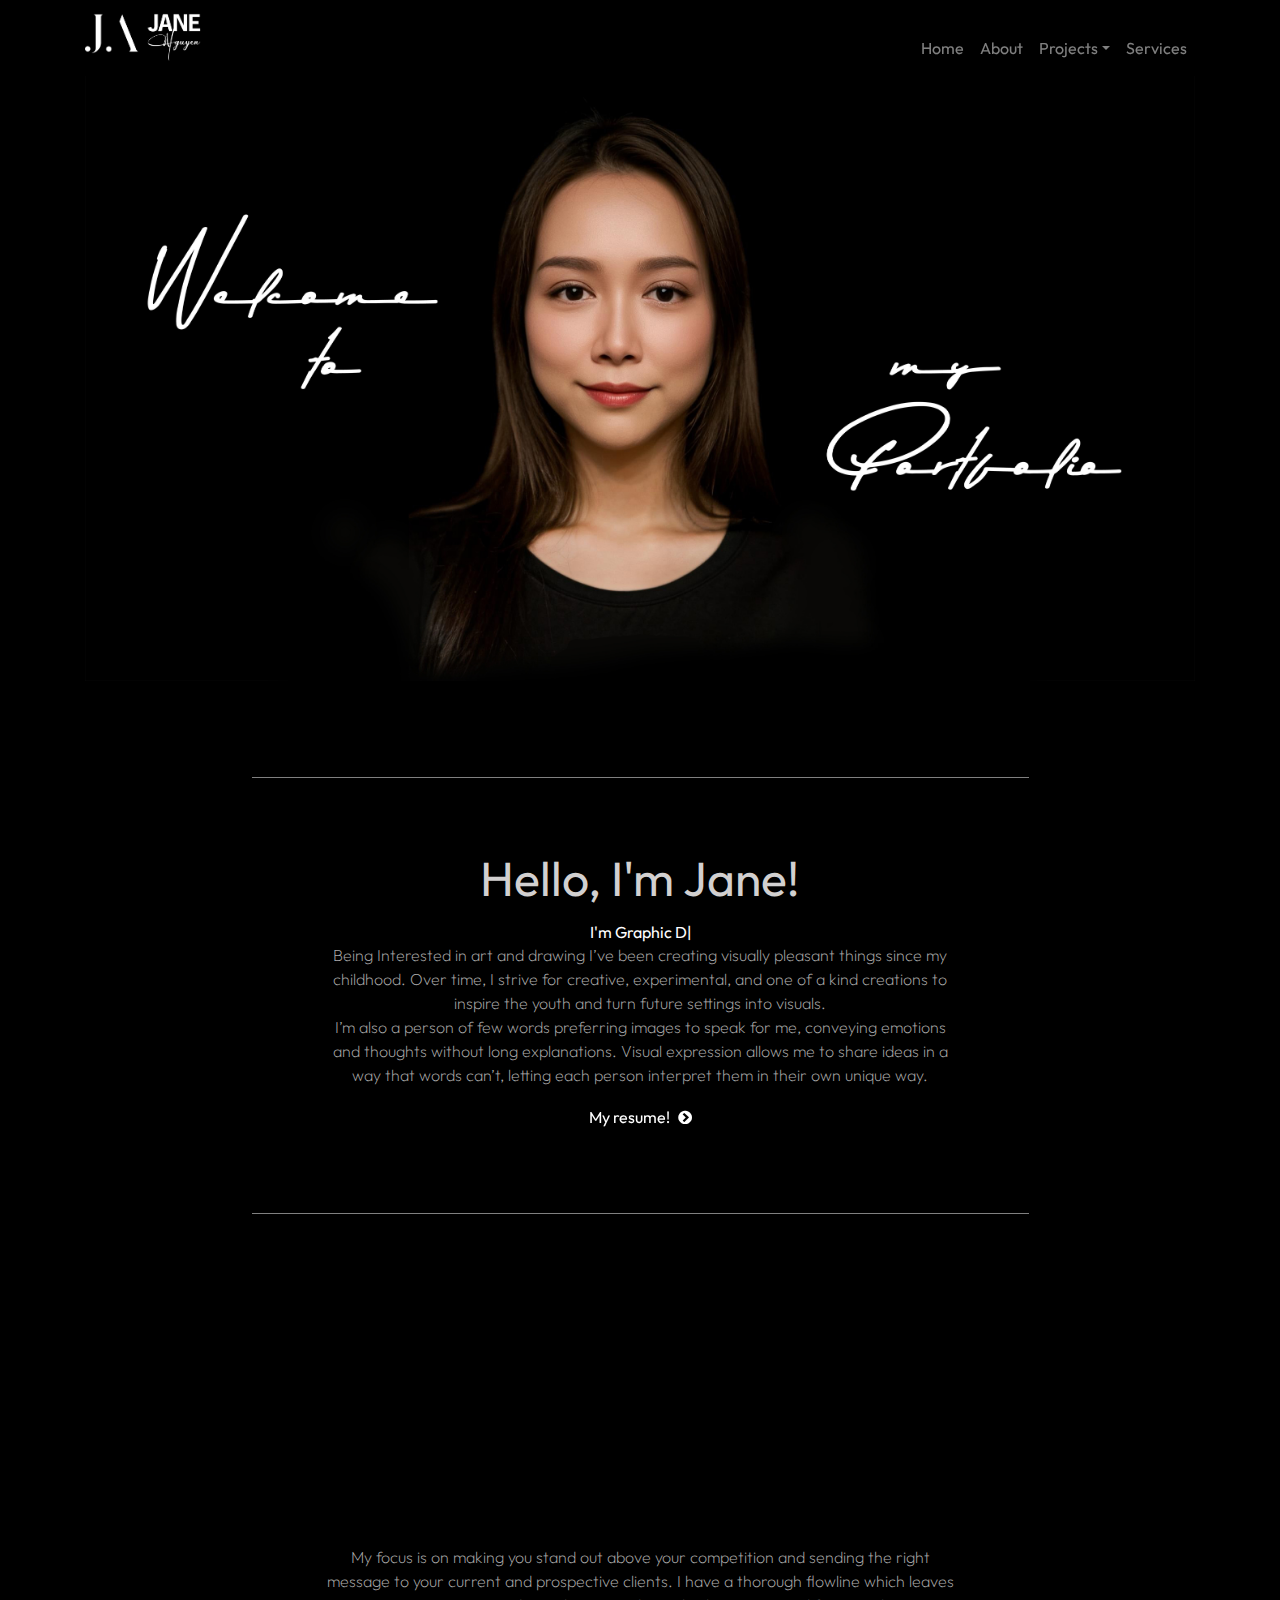
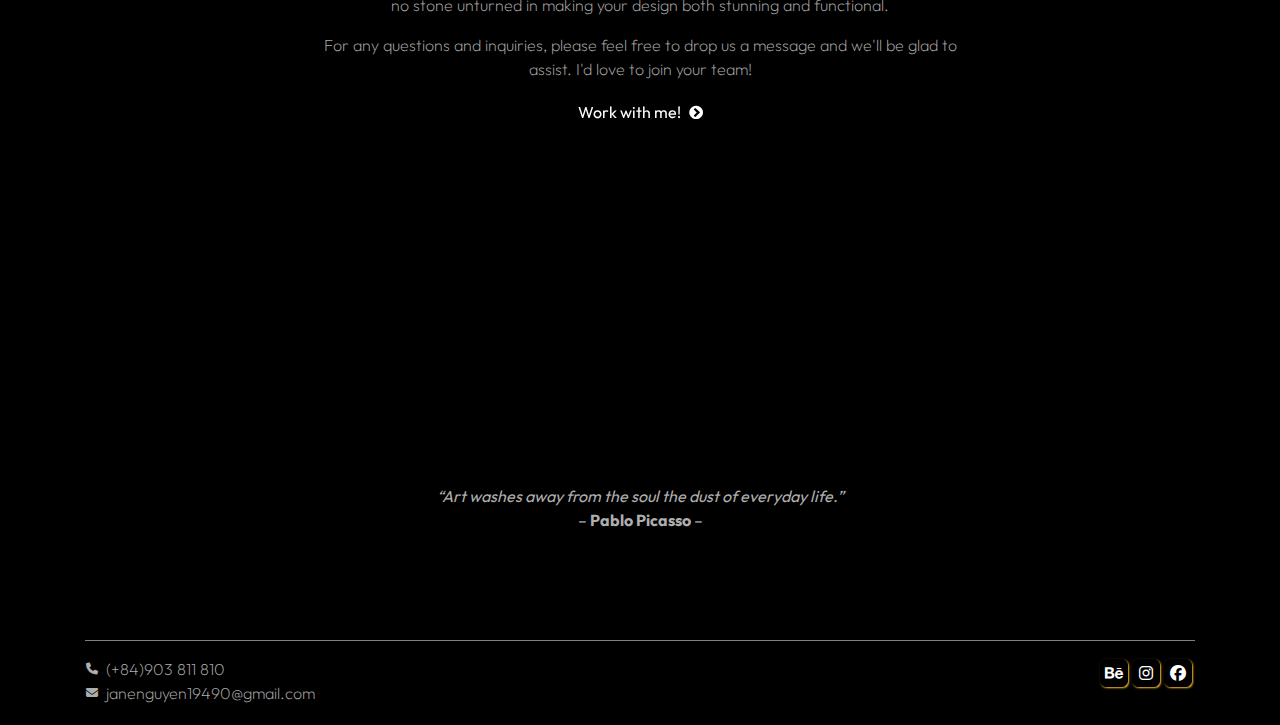
<file: index.html>
<!doctype html>
<html>
<head>
<meta charset="UTF-8">
<meta http-equiv="X-UA-Compatible" content="IE=edge">
<meta name="viewport" content="width=device-width, initial-scale=1.0">
<title>Jane Nguyen's Porfolio</title>
<link rel="icon" href="img/logo.jpg">
<link href="css/bootstrap-4.4.1.css" rel="stylesheet" type="text/css">
<link rel="stylesheet" href="css/all.css">
<link rel="stylesheet" href="css/My Main.css">
<link rel="stylesheet" href="css/hover.css">
<link rel="stylesheet" href="https://cdnjs.cloudflare.com/ajax/libs/font-awesome/4.7.0/css/font-awesome.min.css" type="text/css">
<link rel="stylesheet" href="css/animate.css">
</head>

<body class="bg-dark text-color font-bj1">
  <nav class="navbar navbar-expand-md navbar-dark bg-dark fixed-top">
    <div class="container align-items-end"> 
	  <a class="navbar-brand" href="index.html">
      <img src="img/JANE LOGO W1.png" alt="" style="height: 50px">
	  
      </a><button class="navbar-toggler navbar-toggler-right border-0" type="button" data-toggle="collapse" data-target="#navbar10"><span class="navbar-toggler-icon"></span></button>
      <div class="collapse navbar-collapse" id="navbar10">
        <ul class="navbar-nav ml-auto font-j1">
          <li class="nav-item"> <a class="nav-link hvr-underline-from-left" href="index.html">Home</a></li>
          <li class="nav-item"> <a class="nav-link hvr-underline-from-left" href="#about">About</a> </li>
          <li class="nav-item dropdown" >
              <a class="nav-link dropdown-toggle hvr-underline-from-left" data-toggle="dropdown" href="#" role="button" aria-haspopup="true" aria-expanded="false">Projects</a>
              <div class="dropdown-menu bg-light">
                <a class="dropdown-item" href="advertising-products.html">Graphic Design</a>
			    <a class="dropdown-item" href="Illustration.html">Illustration</a>
			    <a class="dropdown-item" href="brand-identity.html">Brand Identity</a>
              </div>
		  </li>
          <li class="nav-item"> <a class="nav-link hvr-underline-from-left" href="#services">Services</a> </li>
		</ul>
      </div>
    </div>
  </nav>
  <br><br>
  <section>	
  <div class="container my-2">
	 <div class="py-2 text-center"><img src="img/portrait full 01.jpg" alt="" class="img-fluid d-block"></div>
  </div>
  </section>
  <section id="about" class="pt-3"><div class="container pt-5"><hr></div></section>
  <section>
	 <div class="container mt-5 text-center">
	 <div class="pt-4 row align-items-center justify-content-center">
		<div class="mx-auto col-lg-7 banner-caption">
		  	<h1 class="mb-3 font-j1 header-color">Hello, I'm Jane!</h1>
			<h6 class="mb-0 font-bj1 text-white"><b>I'm <span class="element"></span></b></h6>
			<p class="font-bj1 text-color">Being Interested in art and drawing I’ve been creating visually pleasant things since my childhood. Over time, I strive for creative, experimental, and one of a kind creations to inspire the youth and turn future settings into visuals.<br>I’m also a person of few words preferring images to speak for me, conveying emotions and thoughts without long explanations. Visual expression allows me to share ideas in a way that words can’t, letting each person interpret them in their own unique way.</p>
			<p class="pb-1"><a href="my-resume.html" class="btn-link hvr-wobble-horizontal" target="_blank">My resume&#33;<i class="ml-2 fa fa-chevron-circle-right hvr-icon"></i></a></p>
         </div>
	 </div>
     </div>
  </section>
	
  <section id="services"><div class="container pt-5"><hr></div></section>
	
  <section>
    <div class="container my-4">
	 <div class="py-5 row text-center align-items-center justify-content-center">
		<div class="py-2 col-lg-7 banner-caption">
		  	<div class="mx-auto row wow fadeInDown" data-wow-duration="5s"><img src="img/my services.png" alt="" style="width:100%"></div>
			<h2 class="mb-5 text-white font-bj1 wow fadeInUp" data-wow-duration="6s"><b>Graphic Design and Illustration</b></h2>
			<p>My focus is on making you stand out above your competition and sending the right message to your current and prospective clients. I have a thorough flowline which leaves no stone unturned in making your design both stunning and functional.</p>
			<p>For any questions and inquiries, please feel free to drop us a message and we'll be glad to assist. I'd love to join your team!</p>
			<p><a class="btn-link hvr-wobble-horizontal" href="my-services-include-detail.html" target="_blank">Work with me&#33;<i class="ml-2 fa fa-chevron-circle-right hvr-icon"></i></a></p>
         </div>
	 </div>
    </div> 
  </section>
  <br><br><br><br><br><br>
  <section id="quote">
    <div class="container my-5">
	 <div class="py-2 row text-center align-items-center justify-content-center">
		<div class="py-3 col-lg-7 banner-caption">
			<p class="mt-5 mb-0 text-color text-center font-j1"><em>“Art washes away from the soul the dust of everyday life.”</em></p>
			<p class="text-color text-center font-j1"> – <b>Pablo Picasso</b> – </p>
        </div>
	 </div>
    </div>
  </section>	
		
		
		
<script src="js/jquery-3.4.1.min.js"></script>
<script src="js/popper.min.js"></script>
<script src="js/bootstrap-4.4.1.js"></script>
<script src="js/typed.js"></script>
<script src="js/wow.min.js"></script>
<script src="js/custom.js"></script>
</body>

<footer>
  <div class="py-1 container">
	  <hr class="new4">	
	  <div class="mx-3 row align-items-start justify-content-between">
		<div class="row d-flex flex-row">
		  <p><i class="mr-2 fa-solid fa-phone fa-xs"></i>(+84)903 811 810
		  <br><i class="mr-2 fa-solid fa-envelope fa-xs"></i>janenguyen19490@gmail.com</p></div>
		<div class="row">
		  <a href="https://www.behance.net/3659cbd6" target="_blank"><button class="button button1"><i class="fa-brands fa-behance"></i></button></a>
		  <a href="https://www.instagram.com/jane.co90/" target="_blank"><button class="button button2"><i class="fa-brands fa-instagram"></i></button></a>
	  	  <a href="https://www.facebook.com/janenguyen194/" target="_blank"><button class="button button3"><i class="fa-brands fa-facebook-f"></i></button></a> 
		</div>
	  </div>
  </div> 
</footer>
</html>
</file>
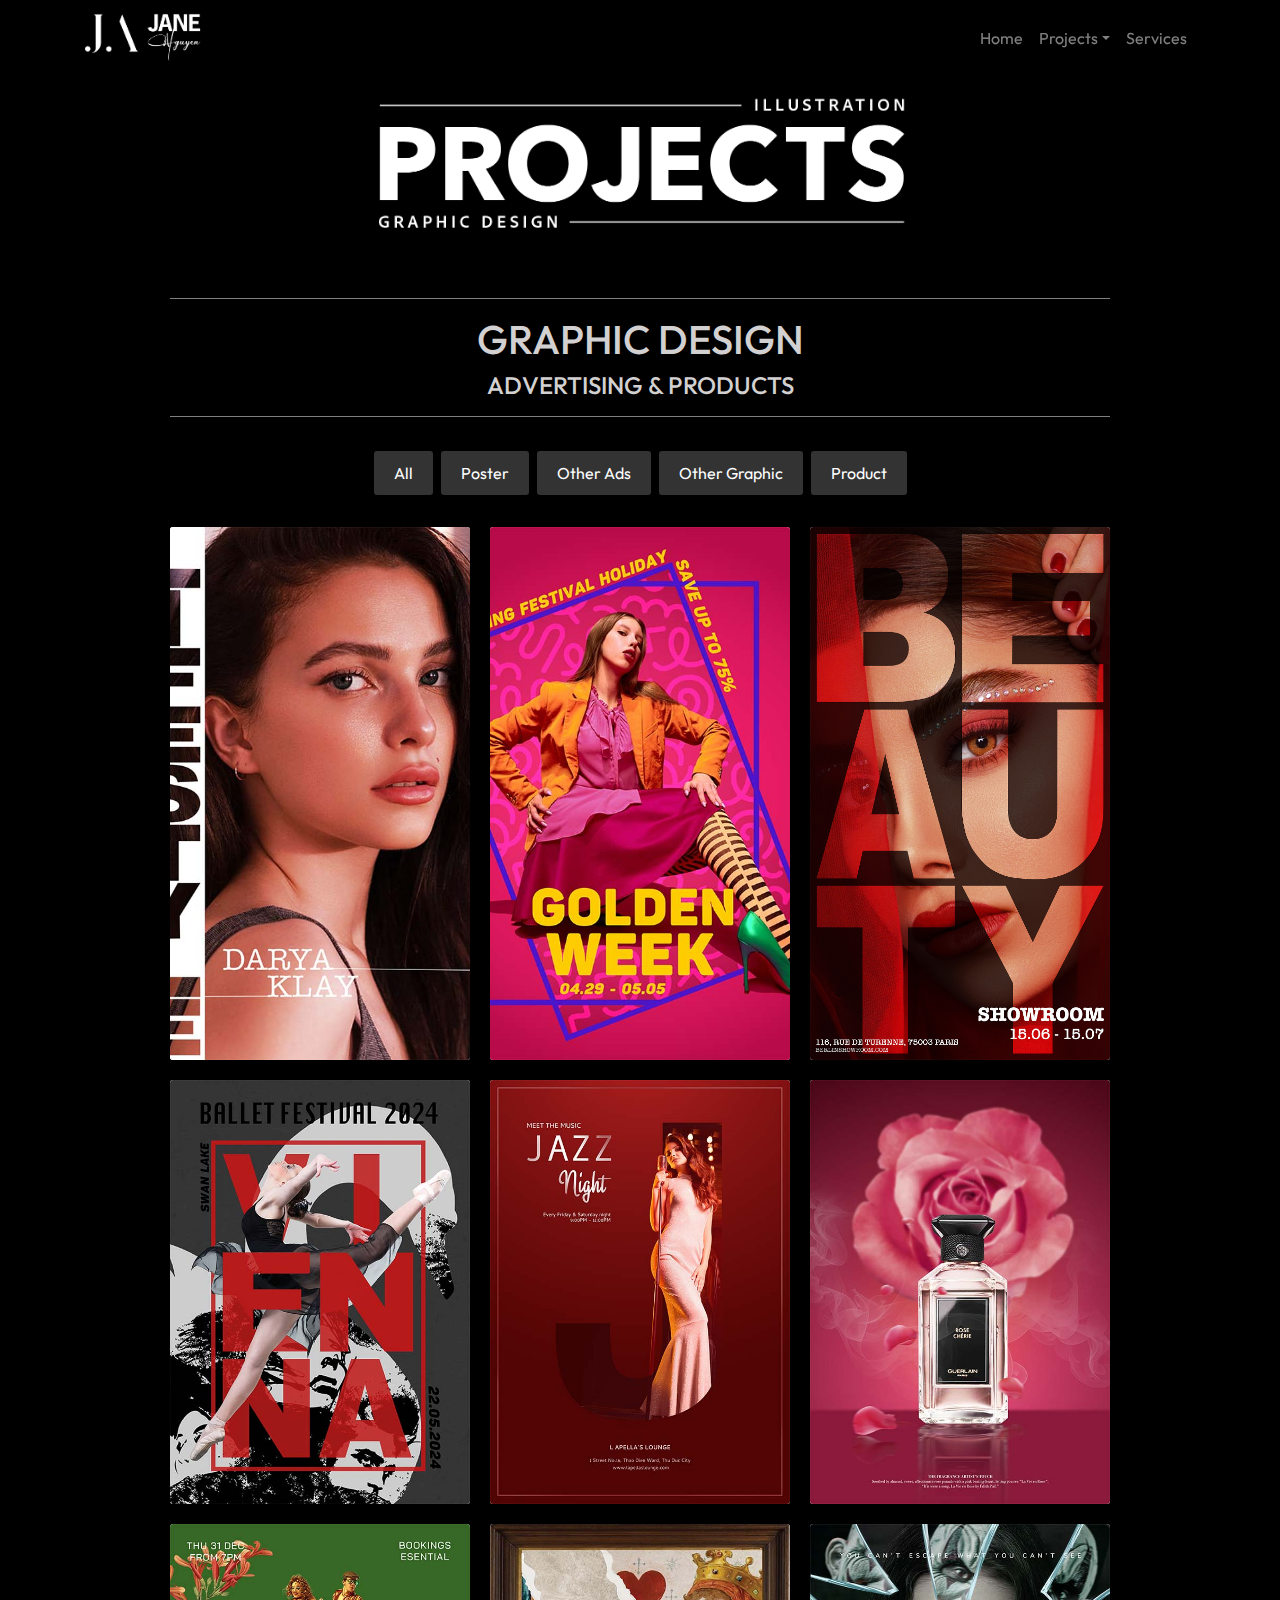
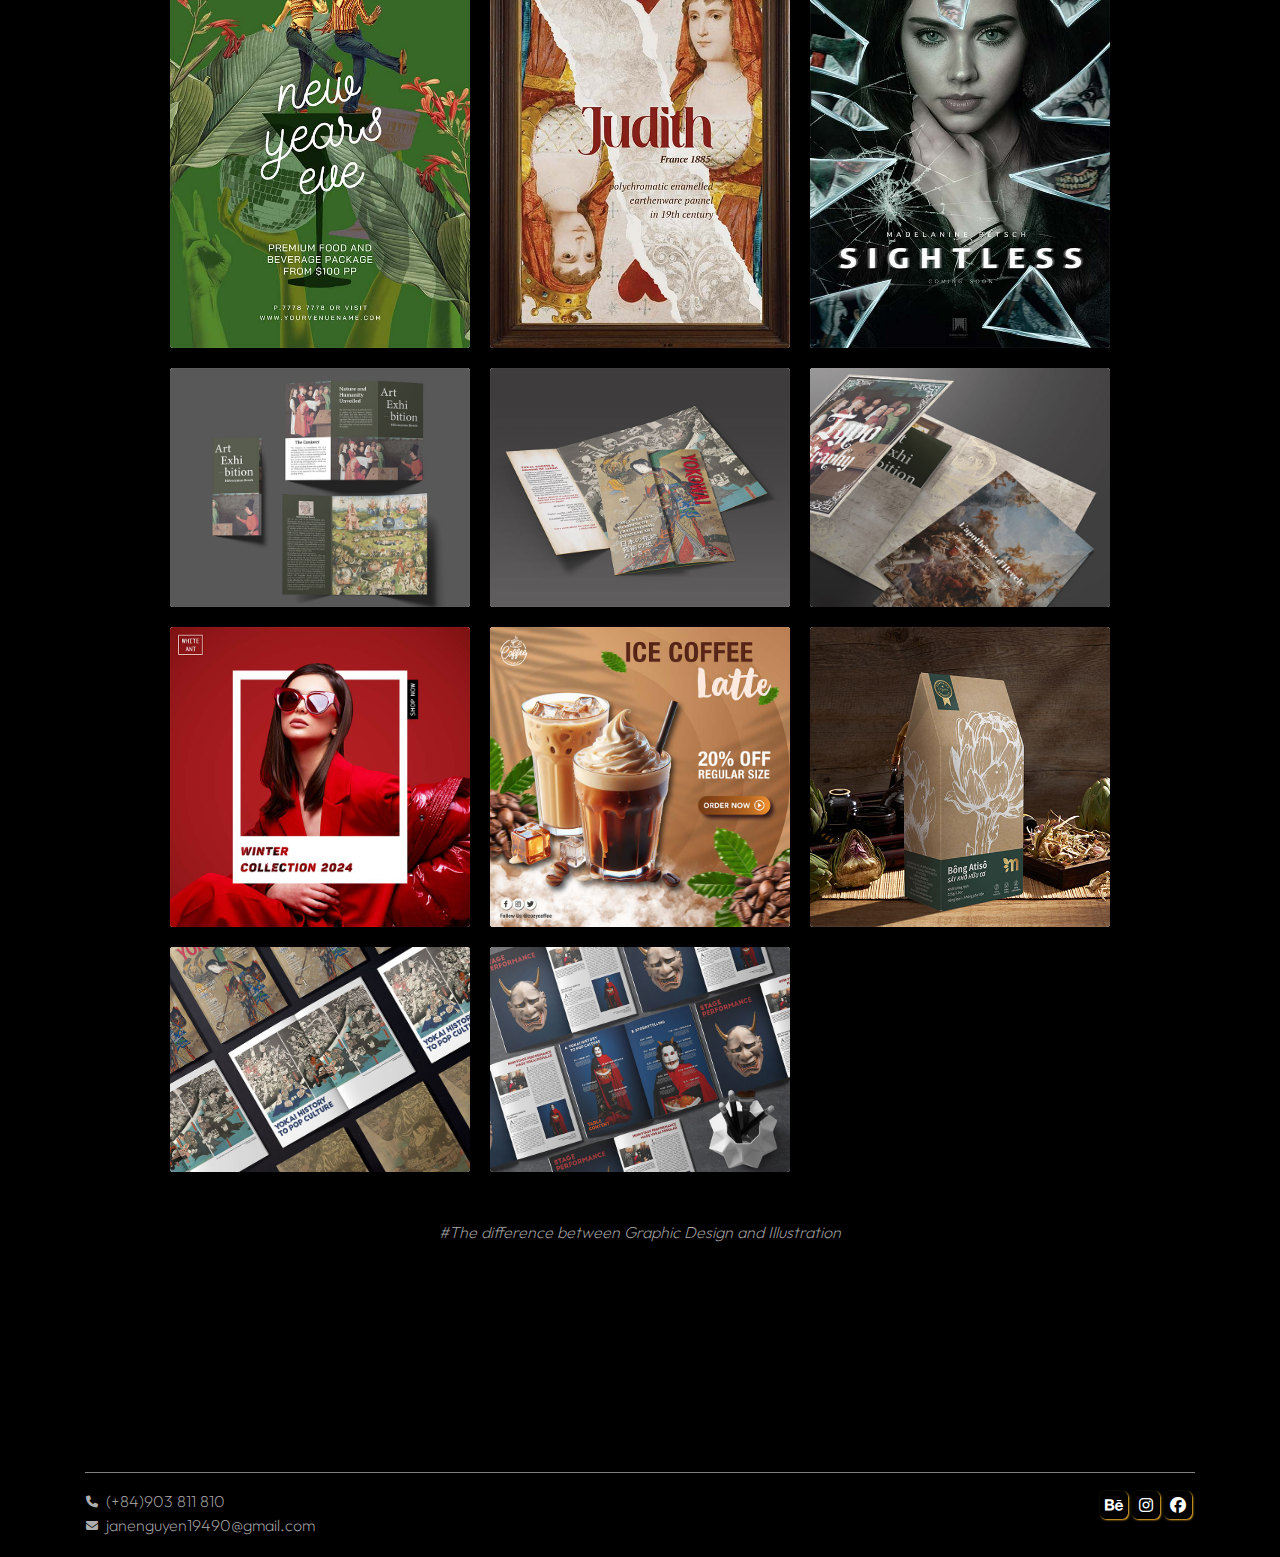
<file: advertising-products.html>
<!doctype html>
<html>
<head>
<meta charset="UTF-8">
<meta http-equiv="X-UA-Compatible" content="IE=edge">
<meta name="viewport" content="width=device-width, initial-scale=1.0">
<title>Jane Nguyen's Porfolio</title>
<link rel="icon" href="img/logo.jpg">
<link href="css/bootstrap-4.4.1.css" rel="stylesheet" type="text/css">
<link rel="stylesheet" href="css/all.css">
<link rel="stylesheet" href="css/My Main.css">
<link rel="stylesheet" href="css/main02.css">
<link rel="stylesheet" href="css/hover.css">
<link rel="stylesheet" href="https://cdnjs.cloudflare.com/ajax/libs/font-awesome/4.7.0/css/font-awesome.min.css" type="text/css">
</head>

<body class="bg-dark text-color font-bj1">
<nav class="navbar navbar-expand-md navbar-dark bg-dark fixed-top">
  <div class="container"> 
	<a class="navbar-brand" href="index.html"> <img src="img/JANE LOGO W1.png" alt="" style="height: 50px"> </a>
    <button class="navbar-toggler navbar-toggler-right border-0" type="button" data-toggle="collapse" data-target="#navbar10"> <span class="navbar-toggler-icon"></span> </button>
    <div class="collapse navbar-collapse" id="navbar10">
      <ul class="navbar-nav ml-auto font-j1">
        <li class="nav-item"> <a class="nav-link hvr-underline-from-left" href="index.html">Home</a> </li>
        <li class="nav-item dropdown" > <a class="nav-link dropdown-toggle hvr-underline-from-left" data-toggle="dropdown" href="#" role="button" aria-haspopup="true" aria-expanded="false">Projects</a>
          <div class="dropdown-menu bg-light"> 
			  <a class="dropdown-item" href="advertising-products.html">Graphic Design</a>
			  <a class="dropdown-item" href="Illustration.html">Illustration</a>
			  <a class="dropdown-item" href="brand-identity.html">Brand Identity</a> </div>
        </li>
        <li class="nav-item"> <a class="nav-link hvr-underline-from-left" href="my-services-include-detail.html">Services</a> </li>
      </ul>
    </div>
  </div>
</nav>
<div class="container p-5 ">
  <div class="main pt-5 text-center">
     <div class="mb-5 row align-items-center justify-content-center">
		<div class="col-lg-7 banner-caption">
		   <img src="img/myprojects.png" alt="" style="width:90%">
        </div>
	 </div>
     
<!-- Filter buttons -->
  	<div class="container-gallery">
	<hr class="new4">
	 <h2 class="header-color">GRAPHIC DESIGN</h2>
     <h4 class="header-color">ADVERTISING &amp; PRODUCTS</h4>
	 <hr class="new4">
    <div class="pt-3 filters">
      <button class="filter-btn" data-filter="all">All</button>
      <button class="filter-btn" data-filter="poster">Poster</button>
      <button class="filter-btn" data-filter="ad">Other Ads</button>
	  <button class="filter-btn" data-filter="gr">Other Graphic</button>
      <button class="filter-btn" data-filter="prd">Product</button>
    </div>	  
    <div class="gallery">
      <div class="portfolio-item poster">
        <img src="img/p-2.jpg" alt="Web Design 1" class="img-fluid">
      </div>
      <div class="portfolio-item poster">
        <img src="img/p-3.jpg" alt="Web Design 1" class="img-fluid">
      </div>
	  <div class="portfolio-item poster">
        <img src="img/p-1.jpg" alt="Web Design 1" class="img-fluid">
      </div>
	  <div class="portfolio-item poster">
        <img src="img/p-4.jpg" alt="Web Design 1" class="img-fluid">
      </div>
	  <div class="portfolio-item poster">
        <img src="img/p-5.jpg" alt="Web Design 1" class="img-fluid">
      </div>
	  <div class="portfolio-item poster">
        <img src="img/p-6.jpg" alt="Web Design 1" class="img-fluid">
      </div>
	  <div class="portfolio-item poster">
        <img src="img/p-7.jpg" alt="Web Design 1" class="img-fluid">
      </div>
	  <div class="portfolio-item poster">
        <img src="img/p-12.jpg" alt="Web Design 1" class="img-fluid">
      </div>
	  <div class="portfolio-item poster">
        <img src="img/p-13.jpg" alt="Web Design 1" class="img-fluid">
      </div>
	  <div class="portfolio-item ad">
        <img src="img/mk-b1.jpg" alt="Web Design 1" class="img-fluid">
      </div>
	  <div class="portfolio-item ad">
        <img src="img/mk-b2.jpg" alt="Web Design 1" class="img-fluid">
      </div>
	  <div class="portfolio-item ad">
        <img src="img/mk-folder.jpg" alt="Web Design 1" class="img-fluid">
      </div>
	  <div class="portfolio-item gr">
        <img src="img/p-10.jpg" alt="Web Design 1" class="img-fluid">
      </div>
	  <div class="portfolio-item gr">
        <img src="img/p-9.jpg" alt="Web Design 1" class="img-fluid">
      </div>
	  <div class="portfolio-item prd">
        <img src="img/mk-pakaging.jpg" alt="Web Design 1" class="img-fluid">
      </div>
	  <div class="portfolio-item prd">
        <img src="img/mk-magazine1.jpg" alt="Web Design 1" class="img-fluid">
      </div>
	  <div class="portfolio-item prd">
        <img src="img/mk-magazine2.jpg" alt="Web Design 1" class="img-fluid">
      </div>
	  
	</div>
	</div>
	<div class="pt-5 container text-center"><p><a class="text-color box05" href="https://99designs.com/blog/tips/graphic-illustration-vs-graphic-design/" target="_blank"><em>#The difference between Graphic Design and Illustration</em></a></p></div>
  </div>
</div>
<br>
<br>
<br>
<br>
<br>
<br> 
<script>
	// Get all filter buttons and portfolio items
const filterBtns = document.querySelectorAll('.filter-btn');
const portfolioItems = document.querySelectorAll('.portfolio-item');
// Function to filter items
filterBtns.forEach(button => {
  button.addEventListener('click', (e) => {
    const filter = e.target.dataset.filter;
    portfolioItems.forEach(item => {
      if (filter === 'all') {
        item.style.display = 'block'; // Show all items
      } else if (item.classList.contains(filter)) {
        item.style.display = 'block'; // Show items that match the filter
      } else {
        item.style.display = 'none'; // Hide items that don't match the filter
      }
    });
  });
});
</script>
<script src="js/jquery-3.4.1.min.js"></script> 
<script src="js/popper.min.js"></script> 
<script src="js/bootstrap-4.4.1.js"></script> 
<script src="js/typed.js"></script> 
<script src="js/custom.js"></script>
</body>
<footer>
  <div class="py-1 container">
	  <hr class="new4">	
	  <div class="mx-3 row align-items-start justify-content-between">
		<div class="row d-flex flex-row">
		  <p><i class="mr-2 fa-solid fa-phone fa-xs"></i>(+84)903 811 810
		  <br><i class="mr-2 fa-solid fa-envelope fa-xs"></i>janenguyen19490@gmail.com</p></div>
		<div class="row">
		  <a href="https://www.behance.net/3659cbd6" target="_blank"><button class="button button1"><i class="fa-brands fa-behance"></i></button></a>
		  <a href="https://www.instagram.com/jane.co90/" target="_blank"><button class="button button2"><i class="fa-brands fa-instagram"></i></button></a>
	  	  <a href="https://www.facebook.com/janenguyen194/" target="_blank"><button class="button button3"><i class="fa-brands fa-facebook-f"></i></button></a> 
		</div>
	  </div>
	  
  </div> 
</footer>
</html>
</file>
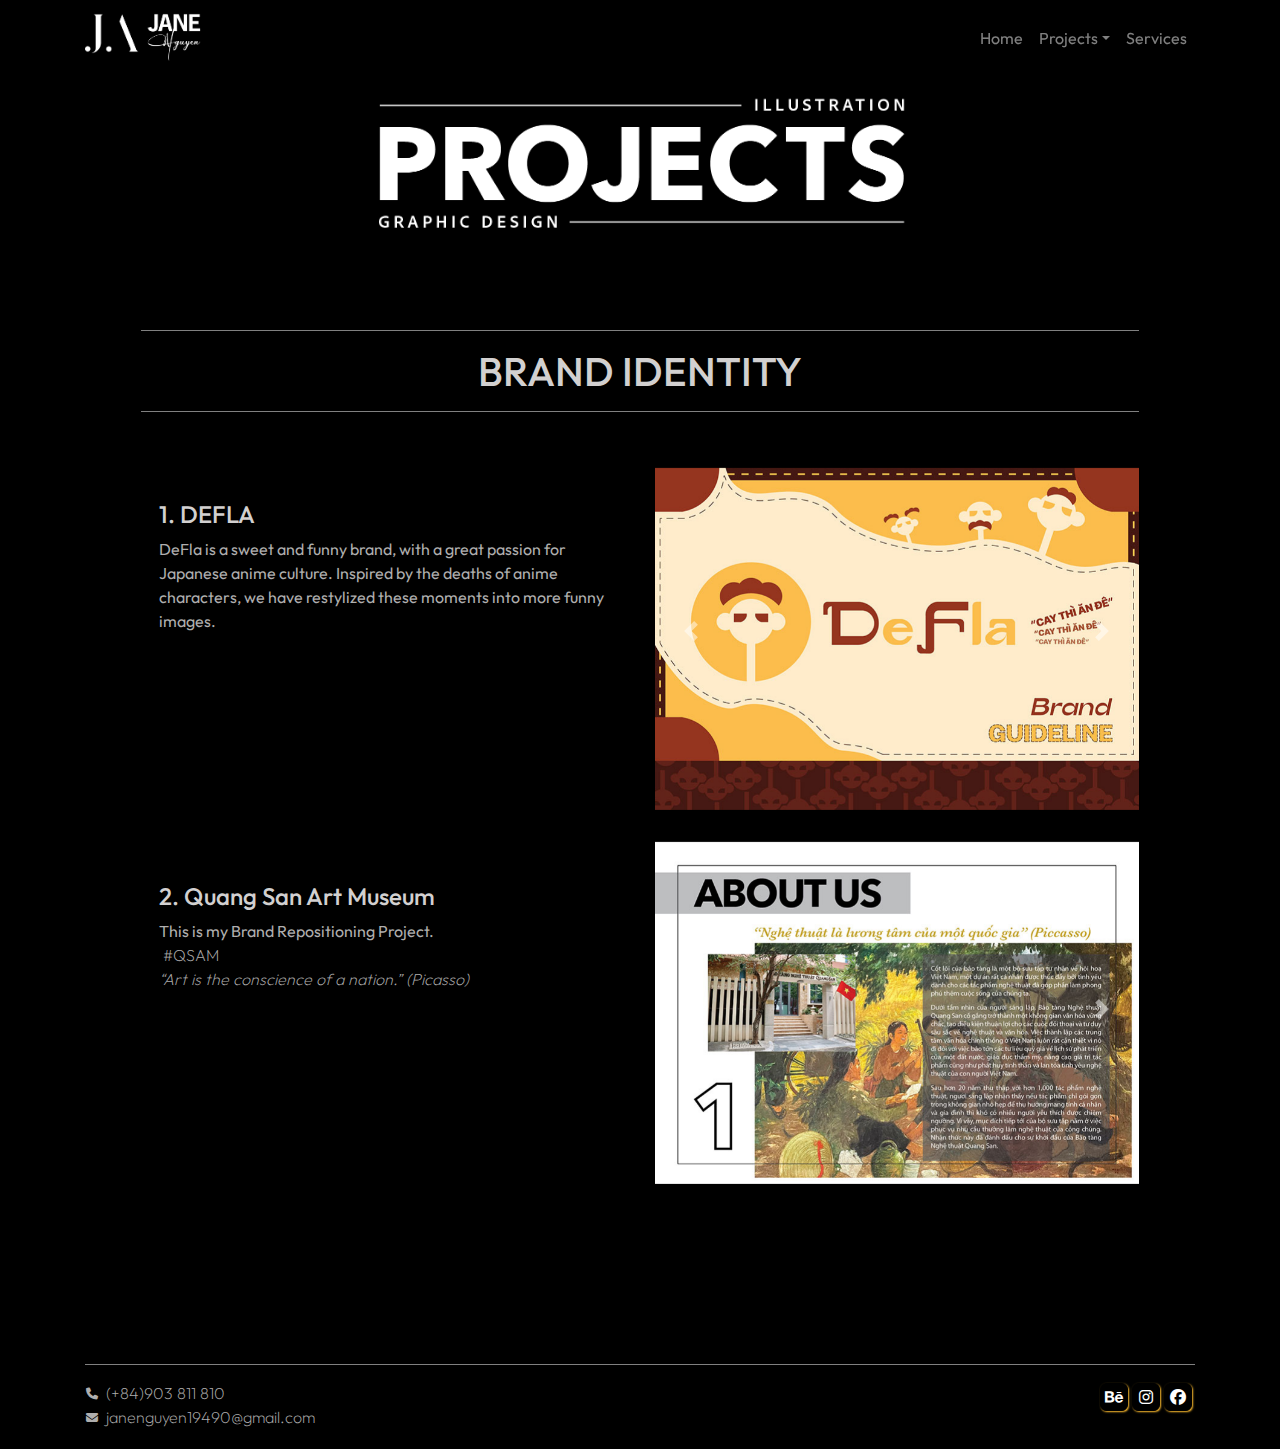
<file: brand-identity.html>
<!doctype html>
<html>
<head>
<meta charset="UTF-8">
<meta http-equiv="X-UA-Compatible" content="IE=edge">
<meta name="viewport" content="width=device-width, initial-scale=1.0">
<title>Jane Nguyen's Porfolio</title>
<link rel="icon" href="img/logo.jpg">
<link href="css/bootstrap-4.4.1.css" rel="stylesheet" type="text/css">
<link rel="stylesheet" href="css/all.css">
<link rel="stylesheet" href="css/My Main.css">
<link rel="stylesheet" href="css/main02.css">
<link rel="stylesheet" href="css/hover.css">
<link rel="stylesheet" href="https://cdnjs.cloudflare.com/ajax/libs/font-awesome/4.7.0/css/font-awesome.min.css" type="text/css">
</head>

<body class="bg-dark text-color font-bj1">
<nav class="navbar navbar-expand-md navbar-dark bg-dark fixed-top">
  <div class="container"> <a class="navbar-brand" href="index.html"> <img src="img/JANE LOGO W1.png" alt="" style="height: 50px"> </a>
    <button class="navbar-toggler navbar-toggler-right border-0" type="button" data-toggle="collapse" data-target="#navbar10"> <span class="navbar-toggler-icon"></span> </button>
    <div class="collapse navbar-collapse" id="navbar10">
      <ul class="navbar-nav ml-auto font-j1">
        <li class="nav-item"> <a class="nav-link hvr-underline-from-left" href="index.html">Home</a> </li>
        <li class="nav-item dropdown" > <a class="nav-link dropdown-toggle hvr-underline-from-left" data-toggle="dropdown" href="#" role="button" aria-haspopup="true" aria-expanded="false">Projects</a>
          <div class="dropdown-menu bg-light"> 
			  <a class="dropdown-item" href="advertising-products.html">Graphic Design</a>
			  <a class="dropdown-item" href="Illustration.html">Illustration</a>
			  <a class="dropdown-item" href="brand-identity.html">Brand Identity</a> 
		  </div>
        </li>
        <li class="nav-item"> <a class="nav-link hvr-underline-from-left" href="my-services-include-detail.html">Services</a> </li>
      </ul>
    </div>
  </div>
</nav>
<div class="container p-5 ">
  <div class="main pt-5 text-center">
     <div class="row align-items-center justify-content-center">
		<div class="col-lg-7 banner-caption">
		   <img src="img/myprojects.png" alt="" style="width:90%">
        </div>
	 </div>
  </div>
</div>
<div class="container p-3">
  <div class="container-gallery">
	<hr class="new4">
    <h2 class="header-color text-center">BRAND IDENTITY</h2>
	<hr class="new4">
	<!-- Brand identity section 1 -->
	<div class="pt-4 row">
        <div class="col-lg-6 p-md-5">
		  <div class="row">
          	<h4 class="header-color">1. DEFLA</h4>
          	<p class="mb-2 text-color"><b>DeFla is a sweet and funny brand, with a great passion for Japanese anime culture. Inspired by the deaths of anime characters, we have restylized these moments into more funny images.</b></p>
		  </div>
        </div>
        <div class="col-lg-6 d-flex flex-column align-items-start justify-content-center">
          <div id="carousel2" class="carousel slide" data-ride="carousel" data-interval="5000">
            <div class="pt-3 carousel-inner">
              <div class="carousel-item active"> <img class="d-block w-100" alt="" src="img/DEFLA.jpg"> </div>
              <div class="carousel-item"> <img class="d-block w-100" alt="" src="img/DEFLA3.jpg"> </div>
              <div class="carousel-item"> <img class="d-block w-100" alt="" src="img/DEFLA7.jpg"> </div>
			  <div class="carousel-item"> <img class="d-block w-100" alt="" src="img/DEFLA17.jpg"> </div>
			  <div class="carousel-item"> <img class="d-block w-100" alt="" src="img/DEFLA18.jpg"> </div>
			  <div class="carousel-item"> <img class="d-block w-100" alt="" src="img/DEFLA62.jpg"> </div>
            </div>
            <a class="carousel-control-prev" href="#carousel2" role="button" data-slide="prev">
              <span class="carousel-control-prev-icon" aria-hidden="true"></span></a>
            <a class="carousel-control-next" href="#carousel2" role="button" data-slide="next">
              <span class="carousel-control-next-icon" aria-hidden="true"></span></a>
          </div>
        </div>
      </div>
	<!-- End Brand identity section 1 -->
	
	<!-- Brand identity section 2 -->
	<div class="row pt-4">
	    <div class="col-lg-6 p-md-5">
		  <div class="row">
          	<h4 class="header-color">2. Quang San Art Museum</h4>
          	<p class="mb-2 text-color"><b>This is my Brand Repositioning Project.</b><br><a class="text-color p-1 box05" href="https://quangsanartmuseum.com.vn/en-US/home" target="_blank">#QSAM</a><br><em>“Art is the conscience of a nation.” (Picasso)</em></p>
		  </div>
        </div>
        <div class="col-lg-6 d-flex flex-column">
          <div id="carousel3" class="carousel slide" data-ride="carousel" data-interval="5000">
            <div class="pt-2 carousel-inner">
              <div class="carousel-item active"> <img class="d-block w-100" alt="" src="img/Qsm-02.jpg"> </div>
              <div class="carousel-item"> <img class="d-block w-100" alt="" src="img/Qsm-01.jpg"> </div>
              <div class="carousel-item"> <img class="d-block w-100" alt="" src="img/Qsm-03.jpg"> </div>
			  <div class="carousel-item"> <img class="d-block w-100" alt="" src="img/Qsm-04.jpg"> </div>
			  <div class="carousel-item"> <img class="d-block w-100" alt="" src="img/Qsm-05.jpg"> </div>
            </div>
            <a class="carousel-control-prev" href="#carousel3" role="button" data-slide="prev">
              <span class="carousel-control-prev-icon" aria-hidden="true"></span></a>
            <a class="carousel-control-next" href="#carousel3" role="button" data-slide="next">
              <span class="carousel-control-next-icon" aria-hidden="true"></span></a>
          </div>
        </div>
    </div>   
	<!-- End Brand identity section 2 -->
  </div>
</div>
<br>
<br>
<br>
<br>
<br>
<br> 

<script src="js/jquery-3.4.1.min.js"></script> 
<script src="js/popper.min.js"></script> 
<script src="js/bootstrap-4.4.1.js"></script> 
<script src="js/typed.js"></script> 
<script src="js/custom.js"></script>
</body>
<footer>
  <div class="py-1 container">
	  <hr class="new4">	
	  <div class="mx-3 row align-items-start justify-content-between">
		<div class="row d-flex flex-row">
		  <p><i class="mr-2 fa-solid fa-phone fa-xs"></i>(+84)903 811 810
		  <br><i class="mr-2 fa-solid fa-envelope fa-xs"></i>janenguyen19490@gmail.com</p></div>
		<div class="row">
		  <a href="https://www.behance.net/3659cbd6" target="_blank"><button class="button button1"><i class="fa-brands fa-behance"></i></button></a>
		  <a href="https://www.instagram.com/jane.co90/" target="_blank"><button class="button button2"><i class="fa-brands fa-instagram"></i></button></a>
	  	  <a href="https://www.facebook.com/janenguyen194/" target="_blank"><button class="button button3"><i class="fa-brands fa-facebook-f"></i></button></a> 
		</div>
	  </div>
  </div> 
</footer>
</html>
</file>
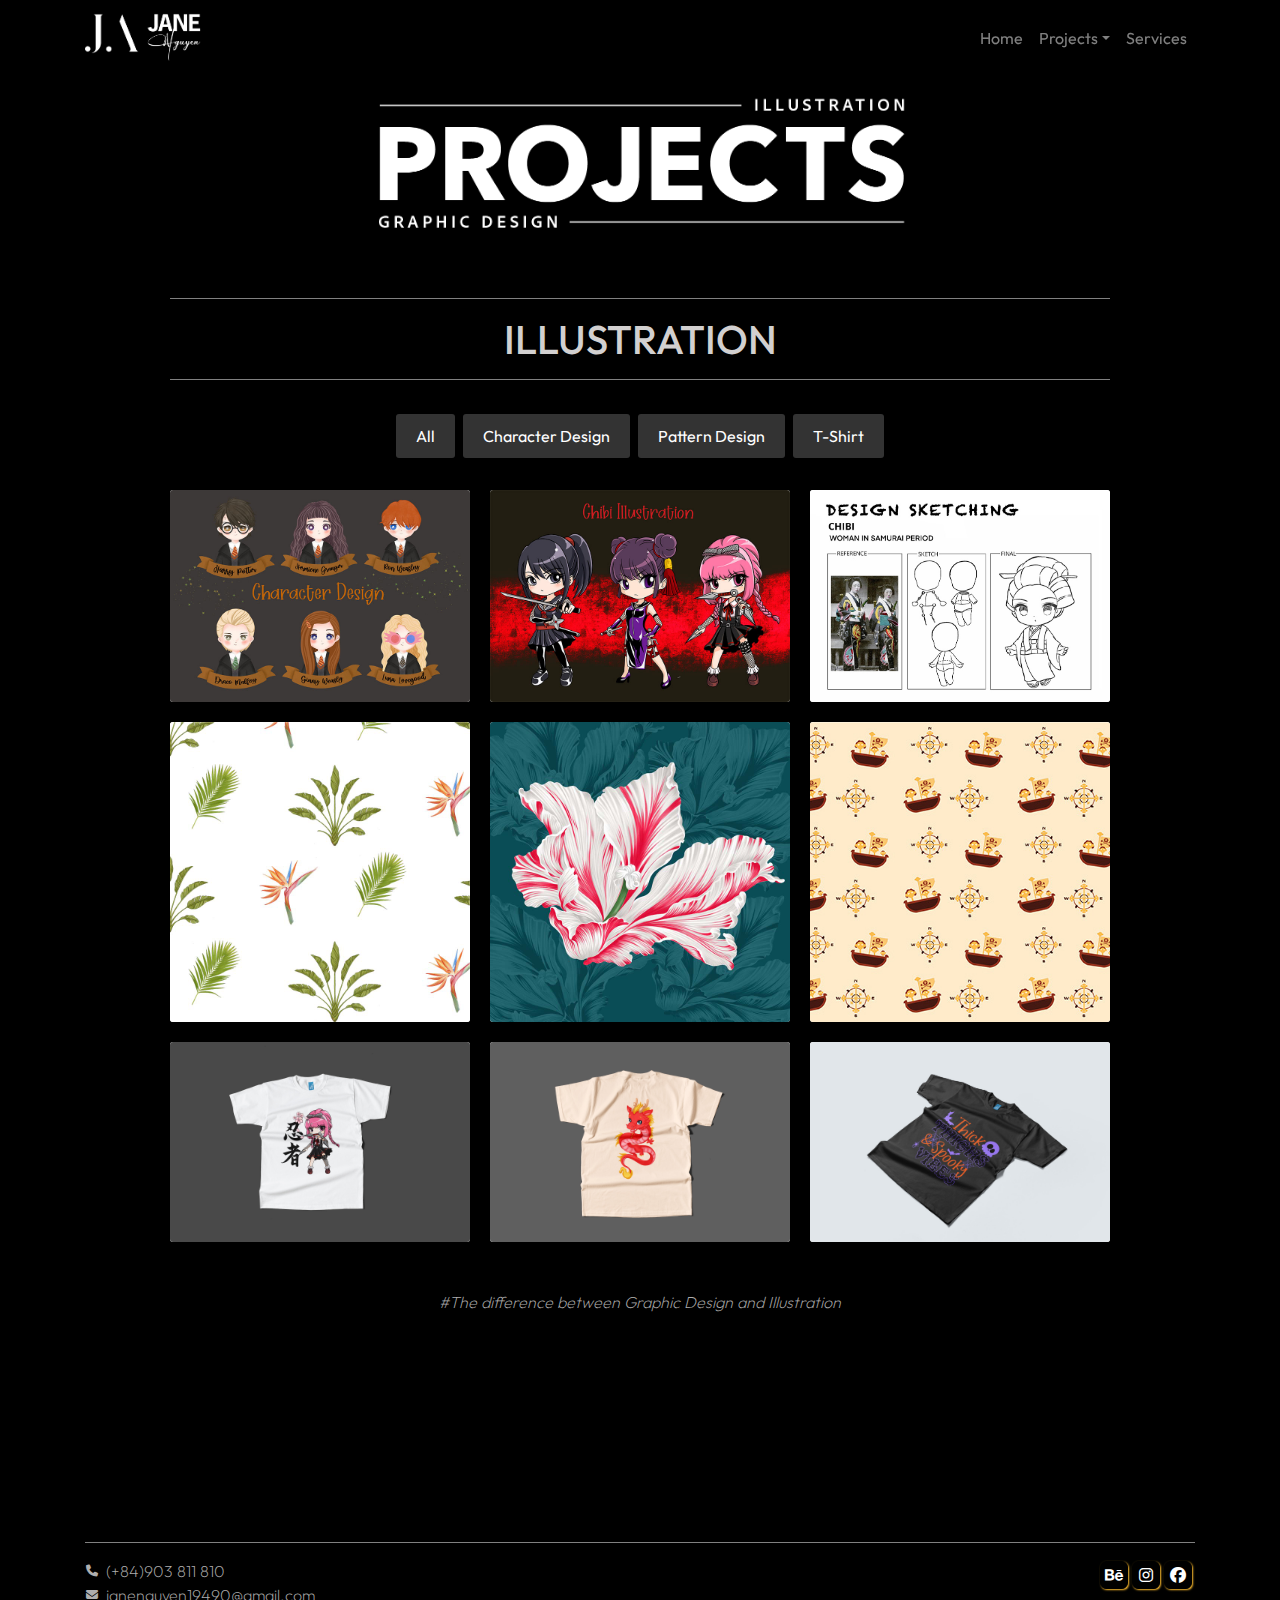
<file: Illustration.html>
<!doctype html>
<html>
<head>
<meta charset="UTF-8">
<meta http-equiv="X-UA-Compatible" content="IE=edge">
<meta name="viewport" content="width=device-width, initial-scale=1.0">
<title>Jane Nguyen's Porfolio</title>
<link rel="icon" href="img/logo.jpg">
<link href="css/bootstrap-4.4.1.css" rel="stylesheet" type="text/css">
<link rel="stylesheet" href="css/all.css">
<link rel="stylesheet" href="css/My Main.css">
<link rel="stylesheet" href="css/main02.css">
<link rel="stylesheet" href="css/hover.css">
<link rel="stylesheet" href="https://cdnjs.cloudflare.com/ajax/libs/font-awesome/4.7.0/css/font-awesome.min.css" type="text/css">
</head>

<body class="bg-dark text-color font-bj1">
<nav class="navbar navbar-expand-md navbar-dark bg-dark fixed-top">
  <div class="container"> 
	<a class="navbar-brand" href="index.html"> <img src="img/JANE LOGO W1.png" alt="" style="height: 50px"> </a>
    <button class="navbar-toggler navbar-toggler-right border-0" type="button" data-toggle="collapse" data-target="#navbar10"> <span class="navbar-toggler-icon"></span> </button>
    <div class="collapse navbar-collapse" id="navbar10">
      <ul class="navbar-nav ml-auto font-j1">
        <li class="nav-item"> <a class="nav-link hvr-underline-from-left" href="index.html">Home</a> </li>
        <li class="nav-item dropdown" > <a class="nav-link dropdown-toggle hvr-underline-from-left" data-toggle="dropdown" href="#" role="button" aria-haspopup="true" aria-expanded="false">Projects</a>
          <div class="dropdown-menu bg-light"> 
			  <a class="dropdown-item" href="advertising-products.html">Graphic Design</a>
			  <a class="dropdown-item" href="Illustration.html">Illustration</a>
			  <a class="dropdown-item" href="brand-identity.html">Brand Identity</a></div>
        </li>
        <li class="nav-item"> <a class="nav-link hvr-underline-from-left" href="my-services-include-detail.html">Services</a> </li>
      </ul>
    </div>
  </div>
</nav>
<div class="container p-5 ">
  <div class="main pt-5 text-center">
     <div class="mb-5 row align-items-center justify-content-center">
		<div class="col-lg-7 banner-caption">
		   <img src="img/myprojects.png" alt="" style="width:90%">
        </div>
	 </div>
     
<!-- Filter buttons -->
  	<div class="container-gallery">
	<hr class="new4">
	 <h2 class="header-color">ILLUSTRATION</h2>
	 <hr class="new4">
    <div class="pt-3 filters">
      <button class="filter-btn" data-filter="all">All</button>
      <button class="filter-btn" data-filter="cd">Character Design</button>
      <button class="filter-btn" data-filter="pd">Pattern Design</button>
      <button class="filter-btn" data-filter="ts">T-Shirt</button>
    </div>	  
    <div class="gallery">
      <div class="portfolio-item cd">
        <img src="img/character-1.jpg" alt="Web Design 1" class="img-fluid">
      </div>
      <div class="portfolio-item cd">
        <img src="img/character-2.jpg" alt="Web Design 1" class="img-fluid">
      </div>
	  <div class="portfolio-item cd">
        <img src="img/character-3.jpg" alt="Web Design 1" class="img-fluid">
      </div>
	  <div class="portfolio-item pd">
        <img src="img/pattern-1.jpg" alt="Web Design 1" class="img-fluid">
      </div>
	  <div class="portfolio-item pd">
        <img src="img/pattern-2.jpg" alt="Web Design 1" class="img-fluid">
      </div>
	  <div class="portfolio-item pd">
        <img src="img/pattern-3.jpg" alt="Web Design 1" class="img-fluid">
      </div>
	  <div class="portfolio-item ts">
        <img src="img/mk-tshirt3.jpg" alt="Web Design 1" class="img-fluid">
      </div>
	  <div class="portfolio-item ts">
        <img src="img/mk-tshirt2.jpg" alt="Web Design 1" class="img-fluid">
      </div>
	  <div class="portfolio-item ts">
        <img src="img/mk-tshirt1.jpg" alt="Web Design 1" class="img-fluid">
      </div>
	</div>
	</div>
	<div class="pt-5 container text-center"><p><a class="text-color box05" href="https://99designs.com/blog/tips/graphic-illustration-vs-graphic-design/" target="_blank"><em>#The difference between Graphic Design and Illustration</em></a></p></div>
  </div>
</div>
<br>
<br>
<br>
<br>
<br>
<br> 
<script>
	// Get all filter buttons and portfolio items
const filterBtns = document.querySelectorAll('.filter-btn');
const portfolioItems = document.querySelectorAll('.portfolio-item');
// Function to filter items
filterBtns.forEach(button => {
  button.addEventListener('click', (e) => {
    const filter = e.target.dataset.filter;
    portfolioItems.forEach(item => {
      if (filter === 'all') {
        item.style.display = 'block'; // Show all items
      } else if (item.classList.contains(filter)) {
        item.style.display = 'block'; // Show items that match the filter
      } else {
        item.style.display = 'none'; // Hide items that don't match the filter
      }
    });
  });
});
</script>
<script src="js/jquery-3.4.1.min.js"></script> 
<script src="js/popper.min.js"></script> 
<script src="js/bootstrap-4.4.1.js"></script> 
<script src="js/typed.js"></script> 
<script src="js/custom.js"></script>
</body>
<footer>
  <div class="py-1 container">
	  <hr class="new4">	
	  <div class="mx-3 row align-items-start justify-content-between">
		<div class="row d-flex flex-row">
		  <p><i class="mr-2 fa-solid fa-phone fa-xs"></i>(+84)903 811 810
		  <br><i class="mr-2 fa-solid fa-envelope fa-xs"></i>janenguyen19490@gmail.com</p></div>
		<div class="row">
		  <a href="https://www.behance.net/3659cbd6" target="_blank"><button class="button button1"><i class="fa-brands fa-behance"></i></button></a>
		  <a href="https://www.instagram.com/jane.co90/" target="_blank"><button class="button button2"><i class="fa-brands fa-instagram"></i></button></a>
	  	  <a href="https://www.facebook.com/janenguyen194/" target="_blank"><button class="button button3"><i class="fa-brands fa-facebook-f"></i></button></a> 
		</div>
	  </div>
	  
  </div> 
</footer>
</html>
</file>
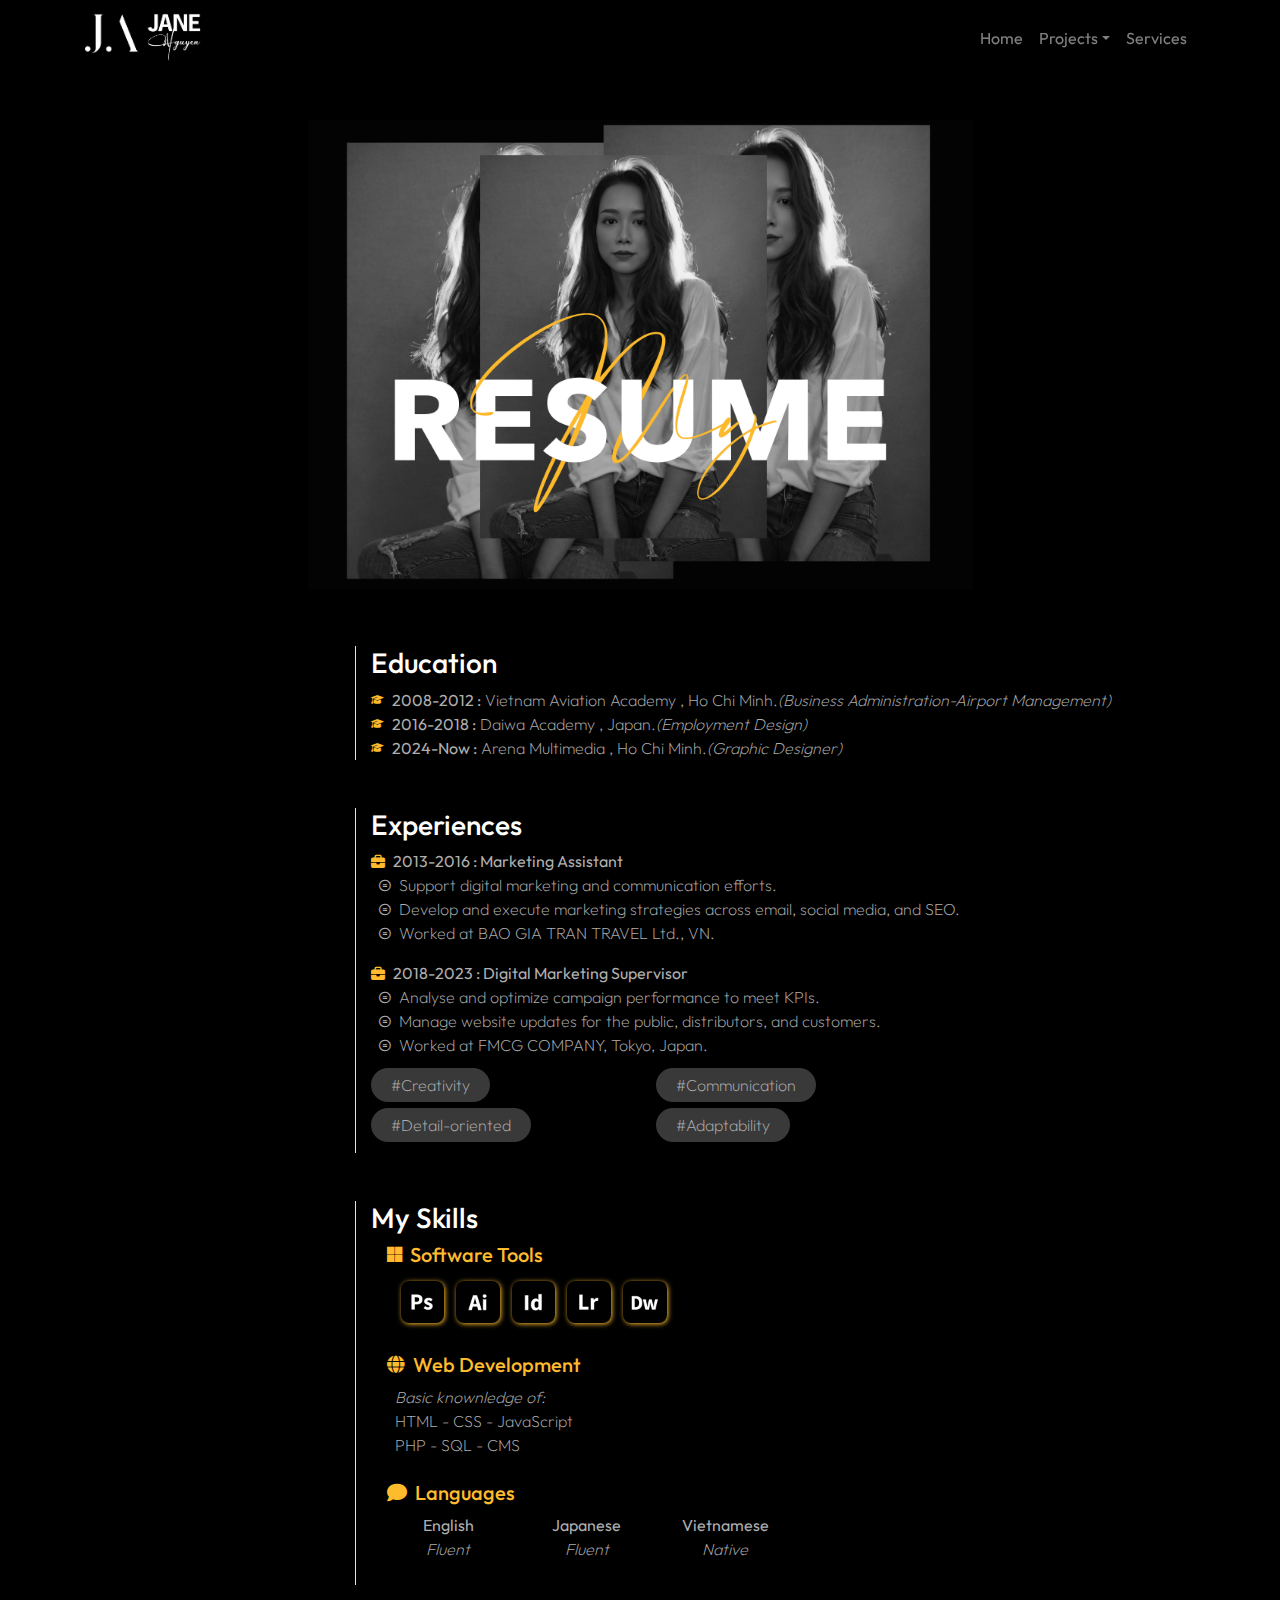
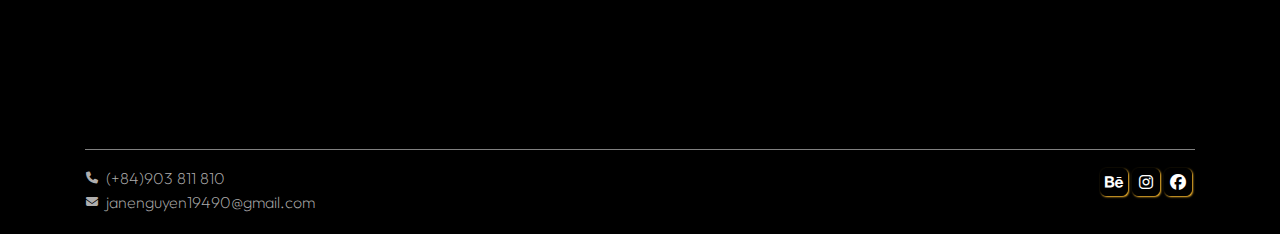
<file: my-resume.html>
<!doctype html>
<html>
<head>
<meta charset="UTF-8">
<meta http-equiv="X-UA-Compatible" content="IE=edge">
<meta name="viewport" content="width=device-width, initial-scale=1.0">
<title>Jane Nguyen's Porfolio</title>
<link rel="icon" href="img/logo.jpg">
<link href="css/bootstrap-4.4.1.css" rel="stylesheet" type="text/css">
<link rel="stylesheet" href="css/all.css">
<link rel="stylesheet" href="css/My Main.css">
<link rel="stylesheet" href="css/hover.css">
<link rel="stylesheet" href="https://cdnjs.cloudflare.com/ajax/libs/font-awesome/4.7.0/css/font-awesome.min.css" type="text/css">
<link rel="stylesheet" href="css/animate.css">
</head>

<body class="bg-dark">
<nav class="navbar navbar-expand-md navbar-dark bg-dark fixed-top">
    <div class="container"> <a class="navbar-brand" href="index.html">
      <img src="img/JANE LOGO W1.png" alt="" style="height: 50px">
	  
      </a><button class="navbar-toggler navbar-toggler-right border-0" type="button" data-toggle="collapse" data-target="#navbar10">
      <span class="navbar-toggler-icon"></span>
      </button>
      <div class="collapse navbar-collapse" id="navbar10">
        <ul class="navbar-nav ml-auto font-j1">
          <li class="nav-item"> <a class="nav-link hvr-underline-from-left" href="index.html">Home</a> </li>
          <li class="nav-item dropdown" >
              <a class="nav-link dropdown-toggle hvr-underline-from-left" data-toggle="dropdown" href="#" role="button" aria-haspopup="true" aria-expanded="false">Projects</a>
              <div class="dropdown-menu bg-light">
                <a class="dropdown-item" href="advertising-products.html">Graphic Design</a>
			    <a class="dropdown-item" href="Illustration.html">Illustration</a>
			    <a class="dropdown-item" href="brand-identity.html">Brand Identity</a>
              </div>
		  </li>
          <li class="nav-item"> <a class="nav-link hvr-underline-from-left" href="my-services-include-detail.html">Services</a> </li>
		</ul>
      </div>
    </div>
  </nav>

  <div class="container py-5 mt-5">
	 <div class="py-2 row text-center align-items-center justify-content-center">
		<div class="pt-3 col-lg-7 banner-caption">
		   <div class="row"><img src="img/portrait full 03.jpg" alt="" class="img-fluid d-block"></div>
        </div>
	 </div> 
    </div>	
  
  <div class="container text-color font-bj1">
     <div class="row">
        <div class="col-md-9 ml-auto border-left">
           <h3 class="text-white">Education</h3>
              <p class="mb-0"><i class="mr-2 fa-solid fa-graduation-cap fa-2xs text-c2"></i><b>2008-2012 :</b> Vietnam Aviation Academy , Ho Chi Minh.<em>(Business Administration-Airport Management)</em></p>
		 	  <p class="mb-0"><i class="mr-2 fa-solid fa-graduation-cap fa-2xs text-c2"></i><b>2016-2018 :</b> Daiwa Academy , Japan.<em>(Employment Design)</em></p>
		  	  <p class="mb-0"><i class="mr-2 fa-solid fa-graduation-cap fa-2xs text-c2"></i><b>2024-Now :</b> Arena Multimedia , Ho Chi Minh.<em>(Graphic Designer)</em></p>
        </div>
      </div>
	 <div class="row pt-5">
      	 <div class="col-md-9 ml-auto border-left">
          		<h3 class="text-white">Experiences</h3>
		  		<p class="mb-0"><i class="mr-2 fa-solid fa-briefcase fa-sm text-c2"></i><b>2013-2016 : Marketing Assistant</b></p> 
		  		<p class="mb-0"><i class="m-2 fa-brands fa-creative-commons-nd fa-xs"></i>Support digital marketing and communication efforts.</p>
 		  		<p class="mb-0"><i class="m-2 fa-brands fa-creative-commons-nd fa-xs"></i>Develop and execute marketing strategies across email, social media, and SEO.</p>
		  		<p class="mb-3"><i class="m-2 fa-brands fa-creative-commons-nd fa-xs"></i>Worked at BAO GIA TRAN TRAVEL Ltd., VN.</p>
			  
		  		<p class="mb-0"><i class="mr-2 fa-solid fa-briefcase fa-sm text-c2"></i><b>2018-2023 : Digital Marketing Supervisor</b></p>
		  		<p class="mb-0"><i class="m-2 fa-brands fa-creative-commons-nd fa-xs"></i>Analyse and optimize campaign performance to meet KPIs.</p>
 		  		<p class="mb-0"><i class="m-2 fa-brands fa-creative-commons-nd fa-xs"></i>Manage website updates for the public, distributors, and customers.</p>
 		  		<p class="mb-3"><i class="m-2 fa-brands fa-creative-commons-nd fa-xs"></i>Worked at FMCG COMPANY, Tokyo, Japan.</p>
			
		        <div class="row">
             		<div class="mb-3 col-md-4"><a class="text-color box01" href="#">#Creativity</a></div>
					<div class="mb-3 col-md-4"><a class="text-color box02" href="#">#Communication</a></div>
                </div>
		        <div class="row">
			 		<div class="mb-3 col-md-4"><a class="text-color box03" href="#">#Detail-oriented</a></div>
             		<div class="mb-3 col-md-4"><a class="text-color box04" href="#">#Adaptability</a></div>
	      		</div>	
         	</div>
	  </div>
	 <div class="row pt-5">
        <div class="col-md-9 ml-auto border-left">
           <h3 class="text-white">My Skills</h3>
			<h5 class="ml-3 text-c2"><i class="mr-2 fa-brands fa-microsoft fa-sm"></i>Software Tools</h5>
            <div class="ml-4 row">
               <button class="buttonn button1a"><img src="img/software ps.png" alt="" style="height: 40px"></button>
			   <button class="buttonn button1b"><img src="img/software ai.png" alt="" style="height: 40px"></button>
			   <button class="buttonn button1c"><img src="img/software id.png" alt="" style="height: 40px"></button>
			   <button class="buttonn button2a"><img src="img/software lr.png" alt="" style="height: 40px"></button>
			   <button class="buttonn button2b"><img src="img/software dw.png" alt="" style="height: 40px"></button>
			</div>
			<br>
			<h5 class="ml-3 text-c2"><i class="mr-2 fa-solid fa-globe fa-sm"></i>Web Development</h5>
			<p class="mb-0 ml-4"><em>Basic knownledge of:</em><br>HTML - CSS - JavaScript<br>PHP - SQL - CMS</p>
			<br>
			<h5 class="ml-3 text-c2"><i class="mr-2 fas fa-comment"></i>Languages</h5>
	  	    <div class="row mb-2 ml-2 text-center">
			   <div class="col-md-2 d-flex flex-column justify-content-center"><p><b>English</b><br><em>Fluent</em></p></div>
			   <div class="col-md-2 d-flex flex-column justify-content-center"><p><b>Japanese</b><br><em>Fluent</em></p></div>
			   <div class="col-md-2 d-flex flex-column justify-content-center"><p><b>Vietnamese</b><br><em>Native</em></p></div>
            </div>
	    </div>
	  </div>
  </div>
	
	
  <br><br><br><br><br><br>
	
  <div class="container py-1">
	  <hr class="new4">	
	  <div class="mx-3 row text-color font-bj1 align-items-start justify-content-between">
		<div class="row d-flex flex-row ">
		  <p><i class="mr-2 fa-solid fa-phone fa-xs"></i>(+84)903 811 810
		  <br><i class="mr-2 fa-solid fa-envelope fa-xs"></i>janenguyen19490@gmail.com</p></div>
		<div class="row">
		  <a href="https://www.behance.net/3659cbd6" target="_blank"><button class="button button1"><i class="fa-brands fa-behance"></i></button></a>
		  <a href="https://www.instagram.com/jane.co90/" target="_blank"><button class="button button2"><i class="fa-brands fa-instagram"></i></button></a>
	  	  <a href="https://www.facebook.com/janenguyen194/" target="_blank"><button class="button button3"><i class="fa-brands fa-facebook-f"></i></button></a> 
		</div>
	  </div>
  </div> 
	


	

<script src="js/jquery-3.4.1.min.js"></script>
<script src="js/popper.min.js"></script>
<script src="js/bootstrap-4.4.1.js"></script>
<script src="js/typed.js"></script>
<script src="js/wow.min.js"></script>
<script src="js/custom.js"></script>
</body>
</html>
</file>
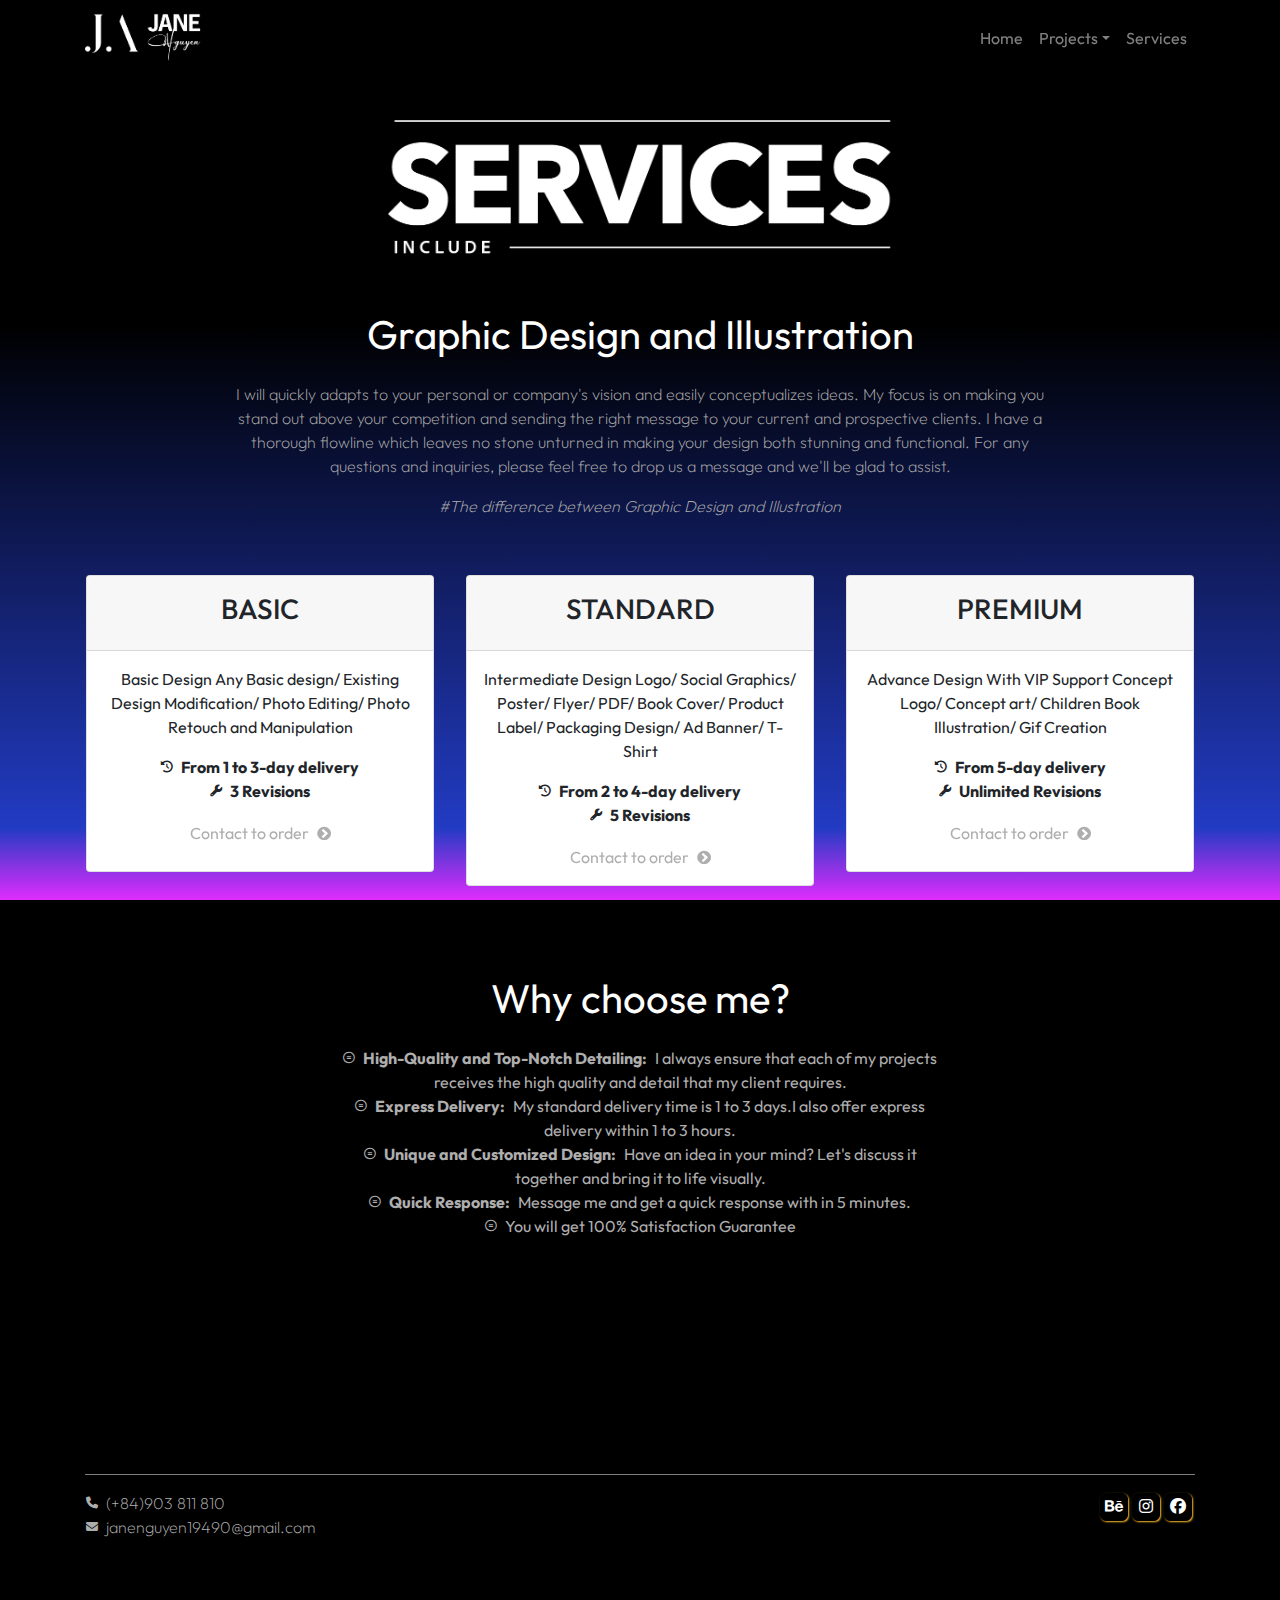
<file: my-services-include-detail.html>
<!doctype html>
<html>
<head>
<meta charset="UTF-8">
<meta http-equiv="X-UA-Compatible" content="IE=edge">
<meta name="viewport" content="width=device-width, initial-scale=1.0">
<title>Jane Nguyen's Porfolio</title>
<link rel="icon" href="img/logo.jpg">
<link href="css/bootstrap-4.4.1.css" rel="stylesheet" type="text/css">
<link rel="stylesheet" href="css/all.css">
<link rel="stylesheet" href="css/My Main.css">
<link rel="stylesheet" href="css/hover.css">
<link rel="stylesheet" href="https://cdnjs.cloudflare.com/ajax/libs/font-awesome/4.7.0/css/font-awesome.min.css" type="text/css">
<link rel="stylesheet" href="css/animate.css">
</head>

<body class="bg-dark">
<nav class="navbar navbar-expand-md navbar-dark bg-dark fixed-top">
    <div class="container"> <a class="navbar-brand" href="index.html">
      <img src="img/JANE LOGO W1.png" alt="" style="height: 50px">
	  
      </a><button class="navbar-toggler navbar-toggler-right border-0" type="button" data-toggle="collapse" data-target="#navbar10">
      <span class="navbar-toggler-icon"></span>
      </button>
      <div class="collapse navbar-collapse" id="navbar10">
        <ul class="navbar-nav ml-auto font-j1">
          <li class="nav-item"> <a class="nav-link hvr-underline-from-left" href="index.html">Home</a> </li>
          <li class="nav-item dropdown" >
              <a class="nav-link dropdown-toggle hvr-underline-from-left" data-toggle="dropdown" href="#" role="button" aria-haspopup="true" aria-expanded="false">Projects</a>
              <div class="dropdown-menu bg-light">
                <a class="dropdown-item" href="advertising-products.html">Graphic Design</a>
			    <a class="dropdown-item" href="Illustration.html">Illustration</a>
			    <a class="dropdown-item" href="brand-identity.html">Brand Identity</a>
              </div>
		  </li>
          <li class="nav-item"> <a class="nav-link hvr-underline-from-left" href="my-services-include-detail.html">Services</a> </li>
		</ul>
      </div>
    </div>
  </nav>
<section class="py-5" style="background: linear-gradient(180deg, rgba(0,0,0,1) 36%, rgba(34,59,195,1) 92%, rgba(223,45,253,1) 100%); background-position: right bottom;  background-size: cover; background-repeat: repeat; background-attachment: fixed;">
   <div class="container mt-5">
	 <div class="py-2 row text-center align-items-center justify-content-center">
		<div class="pt-3 col-lg-7 banner-caption">
		   <div class="mrow"><img src="img/my-services02.png" alt="" style="width:80%"></div>
        </div>
	 </div> 
    </div>
   <div class="container text-center" >
	  <div class="py-2 row text-center align-items-center justify-content-center">
		<div class="py-3 col-lg-9 banner-caption">
		   <h2 class="mb-4 text-white font-bj1"><b>Graphic Design and Illustration</b></h2>
		   <p class="text-color font-bj1">I will quickly adapts to your personal or company's vision and easily conceptualizes ideas. My focus is on making you stand out above your competition and sending the right message to your current and prospective clients. I have a thorough flowline which leaves no stone unturned in making your design both stunning and functional. For any questions and inquiries, please feel free to drop us a message and we'll be glad to assist.</p>
		   <p><a class="mb-0 text-color box05 font-bj1" href="https://99designs.com/blog/tips/graphic-illustration-vs-graphic-design/" target="_blank"><em>#The difference between Graphic Design and Illustration</em></a></p>
        </div>
	  </div> 
      <div class="row">
        <div class="col-lg-4 p-3">
          <div class="card text-center">
            <div class="card-header p-3 font-j1">
              <h3>BASIC</h3>
            </div>
            <div class="card-body p-3 font-j1">
              <p>Basic Design Any Basic design/ Existing Design Modification/ Photo Editing/ Photo Retouch and Manipulation</p>
			  <p class="mb-0"><i class="mr-2 fa-solid fa-clock-rotate-left fa-xs"></i><b>From 1 to 3-day delivery</b></p>
			  <p><i class="mr-2 fa-solid fa-wrench fa-xs"></i><b>3 Revisions</b></p>
              <p class="mb-0 "><a class="btn-link text-color hvr-wobble-horizontal" href="#">Contact to order<i class="ml-2 fa fa-chevron-circle-right hvr-icon"></i></a></p>
            </div>
          </div>
        </div>
        <div class="col-lg-4 p-3">
          <div class="card text-center">
            <div class="card-header p-3 font-j1">
              <h3>STANDARD</h3>
            </div>
            <div class="card-body p-3 font-j1">
              <p>Intermediate Design Logo/ Social Graphics/ Poster/ Flyer/ PDF/ Book Cover/ Product Label/ Packaging Design/ Ad Banner/ T-Shirt</p>
			  <p class="mb-0"><i class="mr-2 fa-solid fa-clock-rotate-left fa-xs"></i><b>From 2 to 4-day delivery</b></p>
			  <p><i class="mr-2 fa-solid fa-wrench fa-xs"></i><b>5 Revisions</b></p>	
              <p class="mb-0 "><a class="btn-link text-color hvr-wobble-horizontal" href="#">Contact to order<i class="ml-2 fa fa-chevron-circle-right hvr-icon"></i></a></p>
            </div>
          </div>
        </div>
        <div class="col-lg-4 p-3">
          <div class="card text-center">
            <div class="card-header p-3 font-j1">
              <h3>PREMIUM</h3>
            </div>
            <div class="card-body p-3 font-j1">
              <p>Advance Design With VIP Support Concept Logo/ Concept art/ Children Book Illustration/ Gif Creation</p>
			  <p class="mb-0"><i class="mr-2 fa-solid fa-clock-rotate-left fa-xs"></i><b>From 5-day delivery</b></p>
			  <p><i class="mr-2 fa-solid fa-wrench fa-xs"></i><b>Unlimited Revisions</b></p>
              <p class="mb-0 "><a class="btn-link text-color hvr-wobble-horizontal" href="#">Contact to order<i class="ml-2 fa fa-chevron-circle-right hvr-icon"></i></a></p>
            </div>
          </div>
        </div>
      </div>
    </div>
   <div class="container p-5 text-center" >
	  <div class="py-2 row text-center align-items-center justify-content-center">
		<div class="py-3 col-lg-7 banner-caption font-j1">
		   <h2 class="mb-4 text-white font-bj1"><b>Why choose me?</b></h2>
			<p class="mb-0 text-color"><i class="mr-2 fa-brands fa-creative-commons-nd fa-xs"></i><b class="mr-2">High-Quality and Top-Notch Detailing:</b>I always ensure that each of my projects receives the high quality and detail that my client requires.</p>
			<p class="mb-0 text-color"><i class="mr-2 fa-brands fa-creative-commons-nd fa-xs"></i><b class="mr-2">Express Delivery:</b>My standard delivery time is 1 to 3 days.I also offer express delivery within 1 to 3 hours.</p>
			<p class="mb-0 text-color"><i class="mr-2 fa-brands fa-creative-commons-nd fa-xs"></i><b class="mr-2">Unique and Customized Design:</b>Have an idea in your mind? Let's discuss it together and bring it to life visually.</p>
			<p class="mb-0 text-color"><i class="mr-2 fa-brands fa-creative-commons-nd fa-xs"></i><b class="mr-2">Quick Response:</b>Message me and get a quick response with in 5 minutes.</p>
		    <p class="mb-0 text-color"><i class="mr-2 fa-brands fa-creative-commons-nd fa-xs"></i>You will get 100% Satisfaction Guarantee</p>
        </div>
	  </div> 
	 </div>
	
   <br><br><br><br><br><br>
	  
   <div class="container py-1 ">
	  <hr class="new4">	
	  <div class="mx-3 row align-items-start justify-content-between">
		<div class="row d-flex text-color font-bj1 flex-row">
		  <p><i class="mr-2 fa-solid fa-phone fa-xs"></i>(+84)903 811 810
		  <br><i class="mr-2 fa-solid fa-envelope fa-xs"></i>janenguyen19490@gmail.com</p></div>
		<div class="row">
		  <a href="https://www.behance.net/3659cbd6" target="_blank"><button class="button button1"><i class="fa-brands fa-behance"></i></button></a>
		  <a href="https://www.instagram.com/jane.co90/" target="_blank"><button class="button button2"><i class="fa-brands fa-instagram"></i></button></a>
	  	  <a href="https://www.facebook.com/janenguyen194/" target="_blank"><button class="button button3"><i class="fa-brands fa-facebook-f"></i></button></a> 
		</div>
	  </div>
  </div> 
</section>

	
<script src="js/jquery-3.4.1.min.js"></script>
<script src="js/popper.min.js"></script>
<script src="js/bootstrap-4.4.1.js"></script>
<script src="js/typed.js"></script>
<script src="js/wow.min.js"></script>
<script src="js/custom.js"></script>
</body>

</html>
</file>
<file: css/My Main.css>
@charset "UTF-8";
/* CSS Document */
@import url('https://fonts.googleapis.com/css2?family=DM+Sans:ital,opsz,wght@0,9..40,100..1000;1,9..40,100..1000&family=Outfit:wght@100..900&display=swap');

.font-j1
{  
	font-family: "Outfit", serif;
  	font-weight: 400;
  	font-style: normal;
}
.font-bj1
{  
	font-family: "Outfit", serif;
  	font-weight: 200;
  	font-style: normal;
}
.font-j2
{  
	font-family: "DM Sans", serif;
  	font-weight: 200;
  	font-style: normal;
}
.text-color
{
	color: #AFAEAE
}
.header-color
{
	color: #D2D0D0
}
.text-c1
{
	color: #22c1c3
}
.text-c2
{
	color: #fdbb2d;
}
.img-70{ width: 70%; height: auto}
.box-welcome
{
	margin: 20px 0px;
}
.button {
  border: none;
  color: white;
  padding: 10px;
  text-align: center;
  text-decoration: none;
  display: inline-block;
  font-size: 16px;
  margin: 2px 2px;
  transition-duration: 0.4s;
  cursor: pointer;
  box-shadow: 1px 1px 2px #fdbb2d
}

.button1 {
  background-color: black; 
  color: #fff;
  border: 1px solid #000;
  border-radius: 6px;
  padding: 1px 4px;
}

.button1:hover {
  border: none;
  background-color: #1769ff;
  color: white;
}

.button2 {
  background-color: black; 
  color: #ffff;
  border: 1px solid #000;
  border-radius: 6px;
  padding: 1px 6px;
}

.button2:hover {
  border: none;
  background: linear-gradient(to right,#833ab4,#fd1d1d,#fcb045);
  color: white;
}
.button3 {
  background-color: black; 
  color: #ffff; 
  border: 1px solid #000;
  border-radius: 6px;
  padding: 1px 5px;
}

.button3:hover {
  border: none;
  background-color: #1da1f2;
  color: white;
}
.buttonn {
  background: #000;
  border: none;
  padding: 0px;
  display: inline-block;
  margin: 6px 6px;
  transition-duration: 0.4s;
  cursor: pointer;
  box-shadow: 1px 1px 5px 
}
.button1a { 
  color: #fdbb2d; 
  /*border: 1px solid #fff;*/
  border-radius: 8px;
  padding: 0px 1px 1px 2px;
}

.button1a:hover {
  background-color: #fdbb2d;
  color: white;
}
.button1b { 
  color: #fdbb2d; 
  /*border: 2px solid #fff;*/
  border-radius: 8px;
  padding: 2px 2px 0px 2px;
}

.button1b:hover {
  background-color: #fdbb2d;
  color: white;
}
.button1c { 
  color: #fdbb2d; 
  /*border: 2px solid #fff;*/
  border-radius: 8px;
  padding: 2px 1px 0px 2px;
}

.button1c:hover {
  background-color: #fdbb2d;
  color: white;
}
.button2a { 
  color: #fdbb2d; 
  /*border: 2px solid #fff;*/
  border-radius: 8px;
  padding: 2px 2px 0px 2px;
}

.button2a:hover {
  background-color: #fdbb2d;
  color: white;
}
.button2b { 
  color: #fdbb2d; 
  /*border: 2px solid #fff;*/
  border-radius: 8px;
  padding: 2px 2px 0px 2px;
}

.button2b:hover {
  background-color: #fdbb2d;
  color: white;
}
.box-1 {
  position: relative;
  z-index: 1;
}
.box-2 {
  position: absolute;
  z-index: 2;
  top: 800px;
  right: -330px;
  opacity: 0.8;
}
.img-resume
{
  width: 50%;
}
.box01
{
  border-radius: 25px;
  padding: 7px 20px;
  background: rgba(57,57,57,1.00);
}
.box01:hover
{
  color: #fdbb2d;
}
.box02
{
  border-radius: 25px;
  padding: 7px 20px;
  background: rgba(57,57,57,1.00);
}
.box02:hover
{
  color: #fdbb2d;
}
.box03
{
  border-radius: 25px;
  padding: 7px 20px;
  background: rgba(57,57,57,1.00);
}
.box03:hover
{
  color: #fdbb2d;
}
.box04
{
  border-radius: 25px;
  padding: 7px 20px;
  background: rgba(57,57,57,1.00);
}
.box04:hover
{
  color: #fdbb2d;
}
.box05
{
  padding: 7px 20px;
}
.box05:hover
{
  color: #fdbb2d;
}
.circle
{
	width: 100px;
	height: 100px;
	background-color: rgba(131,146,253,0.3);
	border: 2px solid rgba(131,146,253,0.9);
	position: absolute;
	z-index: -1;
	left: 1200px; top: 500px;
	animation-name: didi;
	animation-duration: 5s;
	animation-timing-function: ease-in-out;
	animation-iteration-count: infinite;
	border-radius: 20%;
	filter: blur(2px)
}
hr.new4 {
  width: 100%;
  border-top: 1px solid gray;
}
.new5 
{
  width: 100%;
  border-top: 1px solid gray;
}
.new6 
{
  width: 100%;
  border-top: 1px solid gray;
  margin-bottom: -11px;
}
.img-g
{
       margin: 5px;
}
</file>
<file: css/main02.css>
@charset "UTF-8";
.container-gallery
{
	width: 90%;
	margin:auto;
}
.filters {
  text-align: center;
  margin-bottom: 30px;
}
.filter-btn {
  padding: 10px 20px;
  margin: 2px 2px;
  background-color: #333;
  color: white;
  border: none;
  border-radius: 3px;
  cursor: pointer;
  transition: background-color 0.3s ease;
}
.filter-btn:hover {
  background-color: #555;
}
.gallery {
  display: grid;
  grid-template-columns: repeat(auto-fill, minmax(250px, 1fr));
  gap: 20px;
}
.portfolio-item {
  position: relative;
  overflow: hidden;
  border-radius: 3px;
  box-shadow: 0 4px 10px rgba(0, 0, 0, 0.1);
  background-color: white;
}
.portfolio-item img {
  width: 100%;
  height: 100%;
  object-fit: cover;
  transition: transform 0.3s ease;
}
.portfolio-item:hover img {
  transform: scale(1.1);
}
</file>
